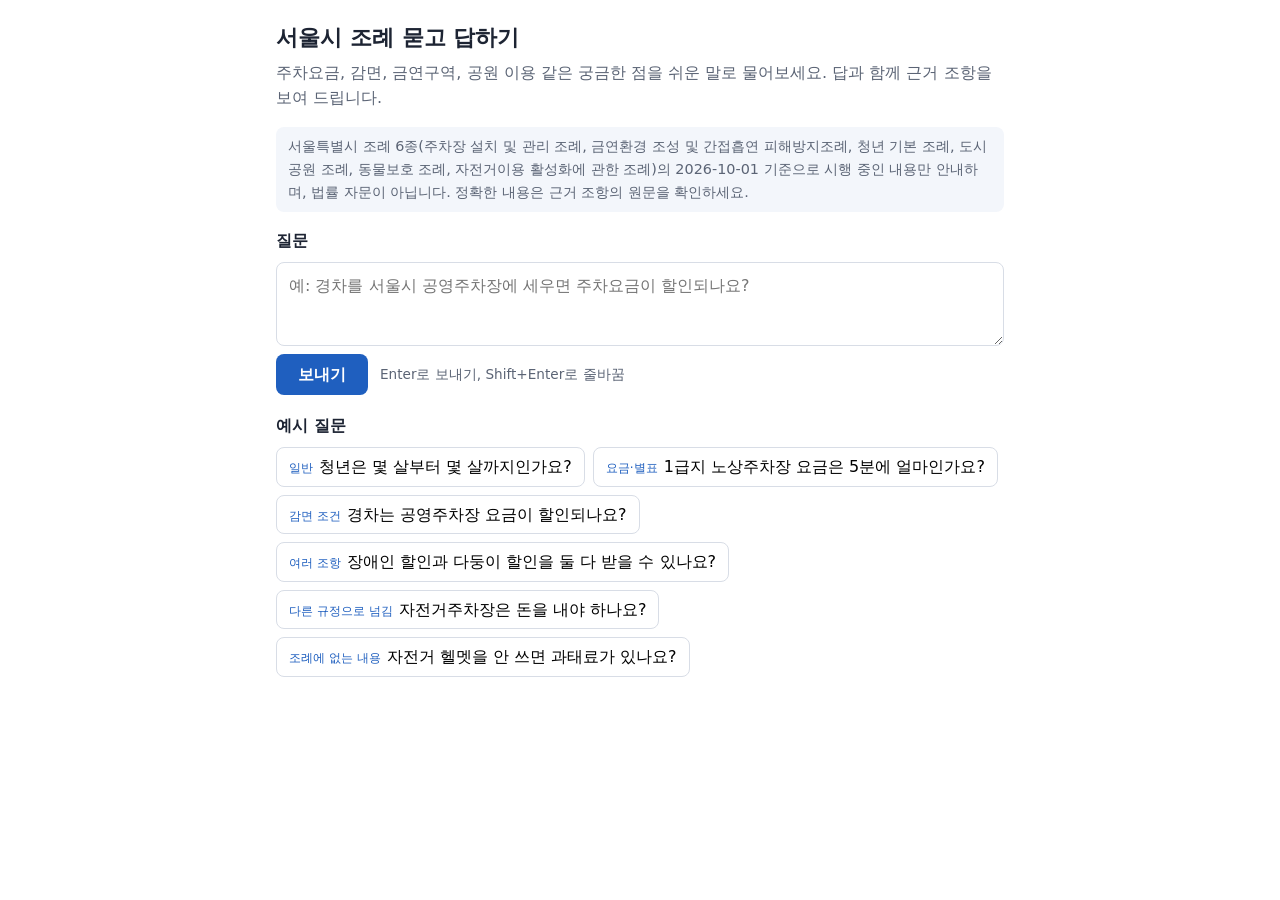
<file: src/web/legacy.html>
<!DOCTYPE html>
<html lang="ko">
<head>
<meta charset="utf-8">
<meta name="viewport" content="width=device-width, initial-scale=1">
<meta name="referrer" content="no-referrer">
<title>서울시 조례 묻고 답하기</title>
<style>
  :root { color-scheme: light; --ink: #1d2433; --muted: #5b6475; --line: #d8dde6; --accent: #1f5fbf;
          --soft: #f3f6fb; --warn-bg: #fff6e0; --warn-ink: #6b4b00; --bad-bg: #fdecec; --bad-ink: #8a1f1f; }
  * { box-sizing: border-box; }
  body { margin: 0; font-family: system-ui, -apple-system, "Segoe UI", "Malgun Gothic", "Apple SD Gothic Neo", sans-serif;
         color: var(--ink); background: #fff; line-height: 1.6; }
  main { max-width: 760px; margin: 0 auto; padding: 20px 16px 48px; }
  h1 { font-size: 1.4rem; margin: 0 0 4px; }
  .lead { color: var(--muted); margin: 0 0 16px; }
  .notice { font-size: 0.9rem; color: var(--muted); background: var(--soft); border-radius: 8px; padding: 8px 12px; margin: 0 0 16px; }
  form { display: flex; flex-direction: column; gap: 8px; }
  label { font-weight: 600; }
  textarea { width: 100%; min-height: 84px; padding: 10px 12px; font: inherit; border: 1px solid var(--line);
             border-radius: 8px; resize: vertical; }
  textarea:focus { outline: 2px solid var(--accent); outline-offset: 1px; }
  .row { display: flex; align-items: center; gap: 12px; flex-wrap: wrap; }
  button { font: inherit; cursor: pointer; border-radius: 8px; }
  button:disabled { cursor: not-allowed; opacity: 0.55; }
  #send { background: var(--accent); color: #fff; border: 0; padding: 8px 22px; font-weight: 600; }
  .hint { font-size: 0.85rem; color: var(--muted); }
  .examples { margin: 18px 0 8px; }
  .examples h2 { font-size: 1rem; margin: 0 0 8px; }
  .examples ul { list-style: none; padding: 0; margin: 0; display: flex; flex-wrap: wrap; gap: 8px; }
  .examples button { background: #fff; border: 1px solid var(--line); padding: 6px 12px; text-align: left; }
  .examples button:hover:not(:disabled) { border-color: var(--accent); }
  .tag { display: inline-block; font-size: 0.75rem; color: var(--accent); margin-right: 6px; }
  #state { margin-top: 20px; padding: 10px 12px; border-radius: 8px; }
  #state:empty { display: none; }
  #state.info { background: var(--soft); }
  #state.warn { background: var(--warn-bg); color: var(--warn-ink); }
  #state.bad { background: var(--bad-bg); color: var(--bad-ink); }
  #result[hidden] { display: none; }
  #result { margin-top: 16px; border: 1px solid var(--line); border-radius: 10px; padding: 14px 16px; }
  #result h2 { font-size: 1rem; margin: 0 0 6px; }
  #asked { color: var(--muted); font-size: 0.9rem; margin: 0 0 10px; white-space: pre-wrap; overflow-wrap: anywhere; }
  #answer { white-space: pre-wrap; overflow-wrap: anywhere; margin: 0 0 14px; }
  #reason { font-size: 0.9rem; color: var(--muted); margin: 0 0 12px; }
  #reason:empty { display: none; }
  #sources { padding-left: 20px; margin: 0; }
  #sources li { margin-bottom: 6px; overflow-wrap: anywhere; }
  #sources a { color: var(--accent); }
  .date { color: var(--muted); font-size: 0.85rem; margin-left: 6px; white-space: nowrap; }
  #asof { color: var(--muted); font-size: 0.8rem; margin: 12px 0 0; }
  #asof:empty { display: none; }
</style>
</head>
<body>
<main>
  <h1>서울시 조례 묻고 답하기</h1>
  <p class="lead">주차요금, 감면, 금연구역, 공원 이용 같은 궁금한 점을 쉬운 말로 물어보세요. 답과 함께 근거 조항을 보여 드립니다.</p>
  <p class="notice" id="scope-notice">서울특별시 조례 6종(주차장 설치 및 관리 조례, 금연환경 조성 및 간접흡연 피해방지조례, 청년 기본 조례, 도시공원 조례, 동물보호 조례, 자전거이용 활성화에 관한 조례)의 2026-10-01 기준으로 시행 중인 내용만 안내하며, 법률 자문이 아닙니다. 정확한 내용은 근거 조항의 원문을 확인하세요.</p>

  <form id="ask-form" autocomplete="off">
    <label for="question">질문</label>
    <textarea id="question" name="question" maxlength="2000" required
              placeholder="예: 경차를 서울시 공영주차장에 세우면 주차요금이 할인되나요?"></textarea>
    <div class="row">
      <button type="submit" id="send">보내기</button>
      <span class="hint">Enter로 보내기, Shift+Enter로 줄바꿈</span>
    </div>
  </form>

  <section class="examples" aria-label="예시 질문">
    <h2>예시 질문</h2>
    <ul>
      <li><button type="button" class="example" data-question="서울시 청년 기본 조례에서 말하는 청년은 몇 살부터 몇 살까지인가요?"><span class="tag">일반</span>청년은 몇 살부터 몇 살까지인가요?</button></li>
      <li><button type="button" class="example" data-question="서울시 공영주차장 1급지 노상주차장 요금은 5분에 얼마인가요?"><span class="tag">요금·별표</span>1급지 노상주차장 요금은 5분에 얼마인가요?</button></li>
      <li><button type="button" class="example" data-question="경차를 서울시 공영주차장에 세우면 주차요금이 할인되나요?"><span class="tag">감면 조건</span>경차는 공영주차장 요금이 할인되나요?</button></li>
      <li><button type="button" class="example" data-question="장애인 할인과 다둥이 행복카드 할인을 공영주차장에서 둘 다 받을 수 있나요?"><span class="tag">여러 조항</span>장애인 할인과 다둥이 할인을 둘 다 받을 수 있나요?</button></li>
      <li><button type="button" class="example" data-question="서울시 자전거주차장은 돈을 내야 하나요? 낸다면 얼마인가요?"><span class="tag">다른 규정으로 넘김</span>자전거주차장은 돈을 내야 하나요?</button></li>
      <li><button type="button" class="example" data-question="서울시에서 자전거 탈 때 헬멧을 안 쓰면 과태료가 얼마인가요?"><span class="tag">조례에 없는 내용</span>자전거 헬멧을 안 쓰면 과태료가 있나요?</button></li>
    </ul>
  </section>

  <div id="state" role="status" aria-live="polite"></div>

  <section id="result" hidden aria-label="답변">
    <p id="asked"></p>
    <h2>답변</h2>
    <div id="answer"></div>
    <p id="reason"></p>
    <h2 id="sources-title">근거 조항 <span class="hint">(누르면 법제처 원문이 새 탭에서 열립니다)</span></h2>
    <ol id="sources"></ol>
    <p id="asof"></p>
  </section>
</main>
<script>
"use strict";
/* ---- Response handling (no DOM). Mirrors sync_view in src/local_rag_service.py. ---- */
var UNKNOWN = "확인 불가";
var POLL_MS = 3000;
var POLL_LIMIT_MS = 10 * 60 * 1000;
var ASK_TIMEOUT_MS = 100 * 1000;  // the server answers a synchronous /ui/ask within about 80 seconds
var JOB_PATH = /^\/jobs\/[0-9a-f]{64}$/;

// GET /jobs/<id> returns the public job; turn it into the same shape as a synchronous /ui/ask body.
function jobToView(job) {
  var result = (job && job.result && typeof job.result === "object") ? job.result : {};
  var response = result.response;
  var status = job.status;
  var view = { answer: UNKNOWN, citation: [], job_id: job.job_id };
  if (status === "completed" && result.status === "processing_error") status = "processing_error";
  if (status === "completed" && response && typeof response === "object" && typeof response.answer === "string") {
    view.answer = response.answer;
    view.citation = Array.isArray(response.citation) ? response.citation : [];
    view.source_url = response.source_url;
    view.effective_date = response.effective_date;
  } else if (status === "queued" || status === "running") {
    status = "deadline_exceeded";
  }
  view.status = status;
  if ("sources" in result) view.sources = result.sources;
  if ("as_of_date" in result) view.as_of_date = result.as_of_date;
  if (job.poll_url) view.poll_url = job.poll_url;
  if (job.message) view.message = job.message;
  if (job.result) view.result = job.result;
  return view;
}

function pick(value, index, count) {
  if (Array.isArray(value)) return value[index];
  // A scalar is the first citation's value (sync_view); it is certain for the others only when there is one.
  if (typeof value === "string" && (index === 0 || count === 1)) return value;
  return undefined;
}

// Citation list: sources[] when present, otherwise the top-level citation/source_url/effective_date.
function citationItems(view) {
  var citations = Array.isArray(view.citation) ? view.citation.filter(function (c) { return typeof c === "string"; }) : [];
  if (!citations.length) return [];
  if (Array.isArray(view.sources) && view.sources.length) {
    var items = view.sources.filter(function (s) { return s && typeof s.citation === "string"; })
      .map(function (s) { return { label: s.citation, url: s.source_url, date: s.effective_date }; });
    if (items.length) return items;
  }
  return citations.map(function (c, i) {
    return { label: c, url: pick(view.source_url, i, citations.length), date: pick(view.effective_date, i, citations.length) };
  });
}

function safeUrl(url) {
  return (typeof url === "string" && url.indexOf("https://") === 0) ? url : null;
}

// What the page shows for one /ui/ask (or /jobs) body. `kind`: answer | unknown | poll | retry | error.
function classify(view, httpStatus) {
  var status = view && typeof view.status === "string" ? view.status : "";
  if (httpStatus >= 400 && !(view && view.job_id)) {
    var codes = {
      invalid_question: "질문을 입력해 주세요. 너무 긴 질문은 줄여 주세요.",
      request_too_large: "질문이 너무 깁니다. 줄여서 다시 보내 주세요.",
      local_origin_required: "이 주소에서는 질문을 보낼 수 없습니다. 서비스 주소로 직접 접속해 주세요.",
      job_not_found: "진행 중이던 질문을 찾을 수 없습니다. 다시 보내 주세요."
    };
    return { kind: "error", text: codes[status] || ("요청을 처리하지 못했습니다(HTTP " + httpStatus + "). 잠시 후 다시 시도해 주세요.") };
  }
  if (status === "completed") {
    if (citationItems(view).length) return { kind: "answer", text: "" };
    // Empty citations are either "no basis" or a held draft; the server message says which.
    var resultStatus = view.result && typeof view.result.status === "string" ? view.result.status : "";
    if (resultStatus === "out_of_scope" || resultStatus === "insufficient_evidence") {
      return { kind: "unknown", text: "서울시 조례 6종에서 이 질문에 대한 근거 조항을 확인하지 못했습니다(확인 불가)." };
    }
    return { kind: "unknown", text: "이 질문은 지금 답을 확정하지 못했습니다(확인 불가)." };
  }
  if (status === "deadline_exceeded") {
    if (typeof view.poll_url === "string" && JOB_PATH.test(view.poll_url)) {
      return { kind: "poll", text: "답을 만드는 데 시간이 더 걸리고 있습니다. 3초마다 결과를 확인합니다." };
    }
    return { kind: "retry", text: "답이 늦어지고 있습니다. 잠시 후 같은 질문을 다시 보내 주세요." };
  }
  if (status === "queue_full") return { kind: "retry", text: "지금 질문이 많아 대기열이 가득 찼습니다. 잠시 후 다시 보내 주세요." };
  if (status === "interrupted") return { kind: "retry", text: "이전 처리가 중단되었습니다. 잠시 후 같은 질문을 다시 보내 주세요." };
  if (status === "failed" || status === "processing_error") {
    return { kind: "retry", text: "처리 중 오류가 발생했습니다. 근거가 없다는 뜻은 아닙니다. 잠시 후 다시 보내 주세요." };
  }
  return { kind: "retry", text: "답을 받지 못했습니다. 잠시 후 다시 보내 주세요." };
}

/* ---- Page ---- */
(function () {
  if (typeof document === "undefined") return;
  var form = document.getElementById("ask-form");
  var input = document.getElementById("question");
  var send = document.getElementById("send");
  var examples = Array.prototype.slice.call(document.querySelectorAll(".example"));
  var state = document.getElementById("state");
  var resultBox = document.getElementById("result");
  var asked = document.getElementById("asked");
  var answer = document.getElementById("answer");
  var reason = document.getElementById("reason");
  var sourcesTitle = document.getElementById("sources-title");
  var sources = document.getElementById("sources");
  var asof = document.getElementById("asof");
  var busy = false, started = 0, ticker = null, waitingText = "";

  function setState(text, tone) {
    state.className = tone || "info";
    state.textContent = text;
  }
  function elapsed() { return Math.floor((Date.now() - started) / 1000); }
  function tick() { setState(waitingText + " (경과 " + elapsed() + "초)", "info"); }
  function setBusy(value) {
    busy = value;
    send.disabled = value;
    examples.forEach(function (b) { b.disabled = value; });
    if (value) {
      started = Date.now();
      ticker = setInterval(tick, 250);
    } else if (ticker) {
      clearInterval(ticker);
      ticker = null;
    }
  }
  function clearResult() {
    resultBox.hidden = true;
    answer.textContent = "";
    reason.textContent = "";
    sources.textContent = "";
    asof.textContent = "";
  }
  function showResult(question, view, info) {
    asked.textContent = "질문: " + question;
    answer.textContent = typeof view.answer === "string" ? view.answer : UNKNOWN;
    var resultMessage = view.result && typeof view.result.message === "string" ? view.result.message : "";
    reason.textContent = info.kind === "unknown" ? info.text + (resultMessage ? " " + resultMessage : "") : "";
    sources.textContent = "";
    var items = info.kind === "answer" ? citationItems(view) : [];
    items.forEach(function (item) {
      var li = document.createElement("li");
      var url = safeUrl(item.url);
      var label = document.createElement(url ? "a" : "span");
      label.textContent = item.label;
      if (url) {
        label.href = url;
        label.target = "_blank";
        label.rel = "noopener noreferrer";
      }
      li.appendChild(label);
      if (typeof item.date === "string" && item.date) {
        var date = document.createElement("span");
        date.className = "date";
        date.textContent = "시행 " + item.date;
        li.appendChild(date);
      }
      sources.appendChild(li);
    });
    sourcesTitle.hidden = items.length === 0;
    sources.hidden = items.length === 0;
    asof.textContent = typeof view.as_of_date === "string" ? "기준일 " + view.as_of_date : "";
    resultBox.hidden = false;
  }

  function pageError() {
    setBusy(false);
    setState("화면 처리 중 오류가 발생했습니다. 다시 보내 주세요.", "bad");
  }

  function readJson(response) {
    return response.text().then(function (text) {
      try { return JSON.parse(text); } catch (e) { return null; }
    });
  }

  function finish(question, view, httpStatus) {
    var info = classify(view, httpStatus);
    if (info.kind === "poll") return poll(question, view.poll_url);
    setBusy(false);
    var seconds = elapsed();
    if (info.kind === "answer" || info.kind === "unknown") {
      setState(info.kind === "answer" ? "답변을 받았습니다 (" + seconds + "초)." : info.text, info.kind === "answer" ? "info" : "warn");
      showResult(question, view, info);
    } else {
      setState(info.text, info.kind === "error" ? "bad" : "warn");
    }
  }

  function poll(question, url) {
    waitingText = "답을 만드는 데 시간이 더 걸리고 있습니다. 3초마다 결과를 확인합니다";
    tick();
    if (Date.now() - started > POLL_LIMIT_MS) {
      setBusy(false);
      setState("답이 너무 늦어지고 있습니다. 잠시 후 같은 질문을 다시 보내 주세요.", "warn");
      return;
    }
    setTimeout(function () {
      fetch(url, { method: "GET", cache: "no-store", credentials: "omit" }).then(function (response) {
        return readJson(response).then(function (body) {
          if (body && body.job_id) return finish(question, jobToView(body), response.status);
          return finish(question, body || {}, response.status >= 400 ? response.status : 500);
        });
      }, function () {
        // Network hiccup while waiting: keep checking until the time limit.
        poll(question, url);
      }).catch(pageError);
    }, POLL_MS);
  }

  function ask(question) {
    question = question.trim();
    if (busy) return;
    if (!question) { setState("질문을 입력해 주세요.", "warn"); input.focus(); return; }
    clearResult();
    waitingText = "답을 찾는 중입니다. 보통 수십 초 걸립니다";
    setBusy(true);
    tick();
    var controller = typeof AbortController === "function" ? new AbortController() : null;
    var timer = controller ? setTimeout(function () { controller.abort(); }, ASK_TIMEOUT_MS) : null;
    fetch("/ui/ask", { method: "POST", cache: "no-store", credentials: "omit",
                    headers: { "Content-Type": "application/json" },
                    body: JSON.stringify({ question: question }),
                    signal: controller ? controller.signal : undefined }).then(function (response) {
      return readJson(response).then(function (body) {
        clearTimeout(timer);
        if (body === null) return finish(question, {}, response.status >= 400 ? response.status : 500);
        return finish(question, body, response.status);
      });
    }, function (error) {
      clearTimeout(timer);
      setBusy(false);
      if (error && error.name === "AbortError") {
        setState("응답이 너무 오래 걸립니다. 잠시 후 같은 질문을 다시 보내 주세요.", "warn");
      } else {
        setState("서버에 연결하지 못했습니다. 네트워크를 확인하고 잠시 후 다시 보내 주세요.", "bad");
      }
    }).catch(function () {
      clearTimeout(timer);
      pageError();
    });
  }

  form.addEventListener("submit", function (event) {
    event.preventDefault();
    ask(input.value);
  });
  input.addEventListener("keydown", function (event) {
    if (event.key === "Enter" && !event.shiftKey && !event.isComposing && event.keyCode !== 229) {
      event.preventDefault();
      ask(input.value);
    }
  });
  examples.forEach(function (button) {
    button.addEventListener("click", function () {
      if (busy) return;
      input.value = button.getAttribute("data-question");
      ask(input.value);
    });
  });
})();
</script>
</body>
</html>
</file>
